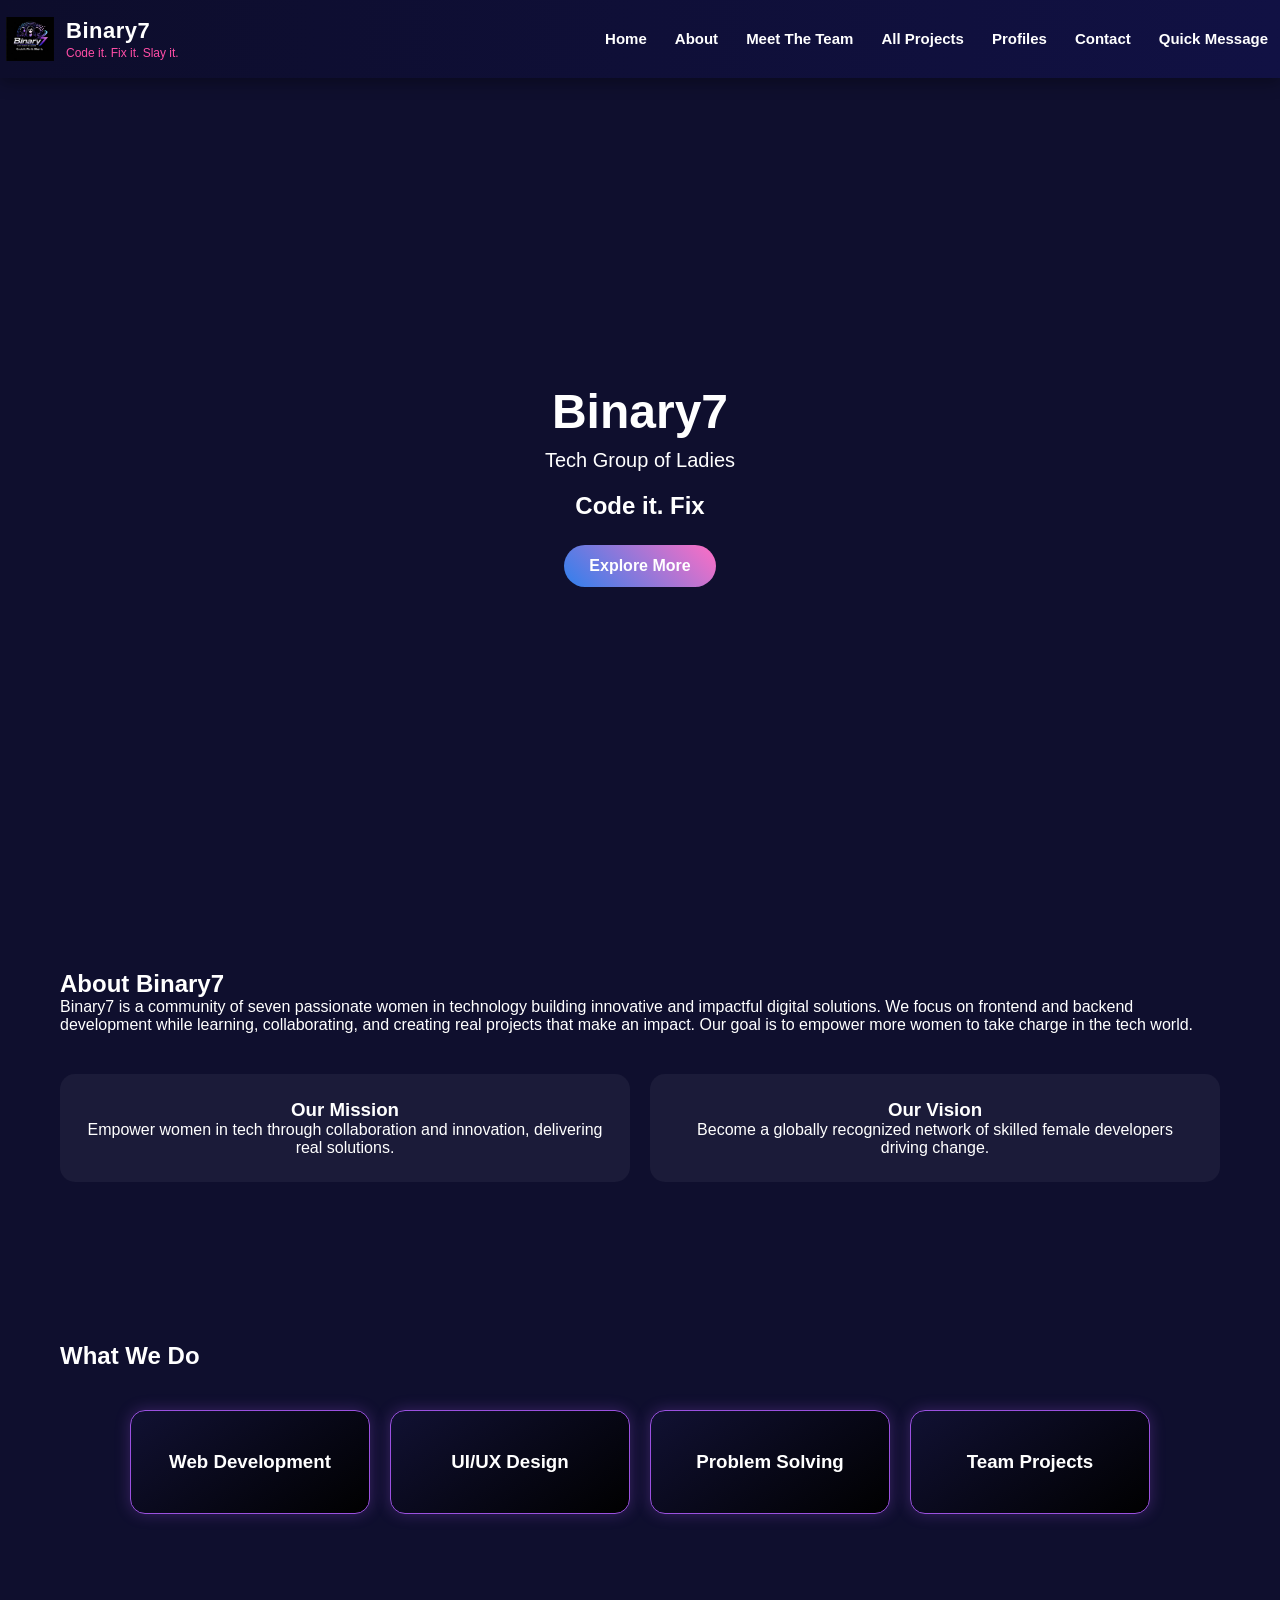
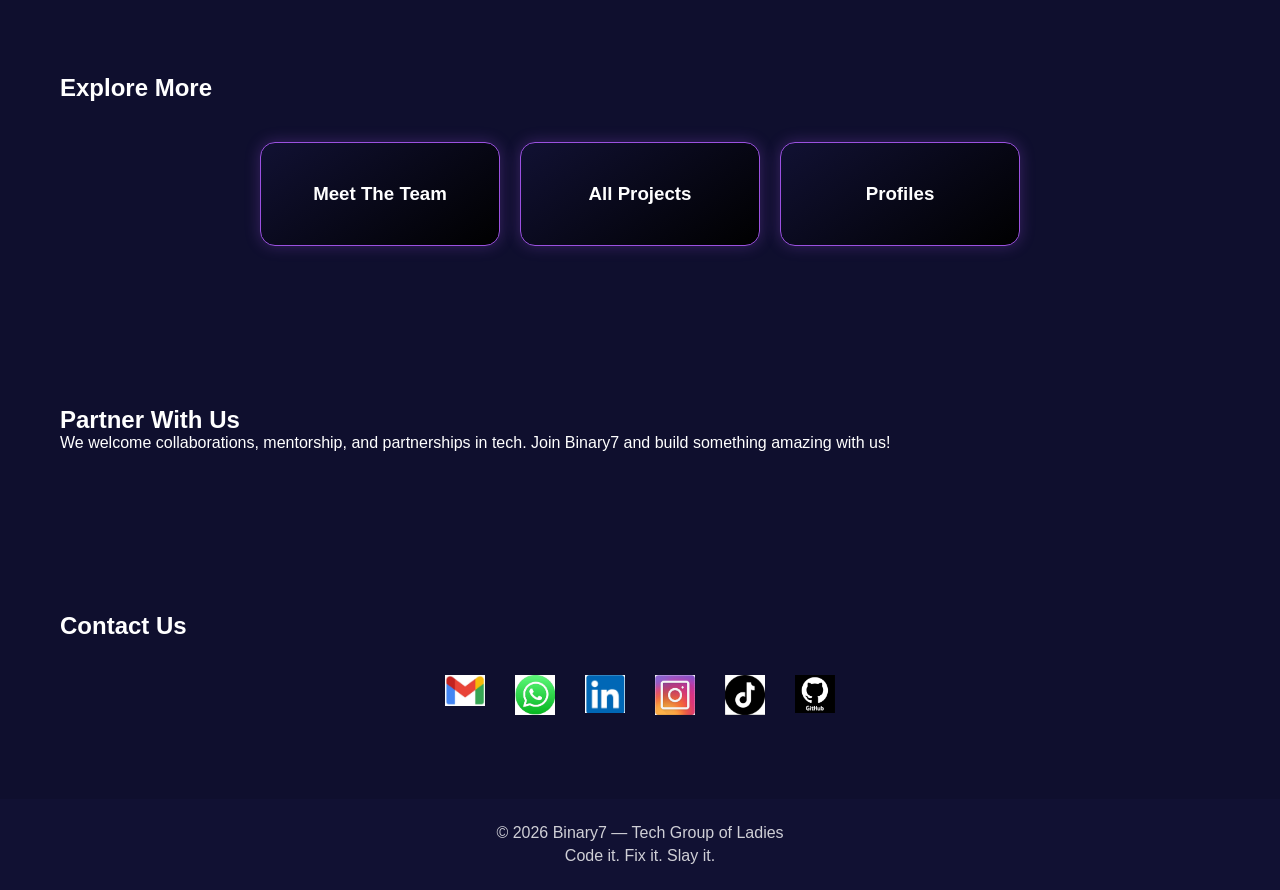
<file: index.html>
<!DOCTYPE html>
<html lang="en">
<head>
<meta charset="UTF-8">
<meta name="viewport" content="width=device-width, initial-scale=1.0">
<title>Binary7 | Code it. Fix it. Slay it.</title>
<link rel="stylesheet" href="index.css">
</head>
<body>

<!-- NAVBAR -->
<header>
<nav class="navbar">
  <div class="logo">
    <img src="binary7logo.png" alt="Binary7 Logo">
    <div class="logo-text">
      <h2>Binary7</h2>
      <p class="motto-small">Code it. Fix it. Slay it.</p>
    </div>
  </div>

  <ul class="nav-links">
    <li><a href="#home">Home</a></li>
    <li><a href="#about">About</a></li>
    <li><a href="team.html">Meet The Team</a></li>
    <li><a href="projects.html">All Projects</a></li>
    <li><a href="profiles.html">Profiles</a></li>
    <li><a href="#contact">Contact</a></li>
    <li><a href="contact.html">Quick Message</a></li>
  </ul>

  <div class="hamburger" id="hamburger">
    <span></span>
    <span></span>
    <span></span>
  </div>
</nav>
</header>

<!-- HERO -->
<section class="hero" id="home">
  <h1>Binary7</h1>
  <p class="tagline">Tech Group of Ladies</p>
  <h3><span id="motto"></span></h3>
  <a href="#about" class="btn">Explore More</a>
</section>

<!-- ABOUT -->
<section class="section" id="about">
  <h2>About Binary7</h2>
  <p>
    Binary7 is a community of seven passionate women in technology building innovative and impactful digital solutions.
    We focus on frontend and backend development while learning, collaborating, and creating real projects that make an impact.
    Our goal is to empower more women to take charge in the tech world.
  </p>

  <div class="mission-vision">
    <div class="box">
      <h3>Our Mission</h3>
      <p>Empower women in tech through collaboration and innovation, delivering real solutions.</p>
    </div>
    <div class="box">
      <h3>Our Vision</h3>
      <p>Become a globally recognized network of skilled female developers driving change.</p>
    </div>
  </div>
</section>

<!-- WHAT WE DO -->
<section class="section dark" id="what-we-do">
  <h2>What We Do</h2>
  <div class="cards">
    <div class="card"><h3>Web Development</h3></div>
    <div class="card"><h3>UI/UX Design</h3></div>
    <div class="card"><h3>Problem Solving</h3></div>
    <div class="card"><h3>Team Projects</h3></div>
  </div>
</section>

<!-- EXPLORE MORE -->
<section class="section" id="explore-more">
  <h2>Explore More</h2>
  <div class="cards">
    <a href="team.html" class="card"><h3>Meet The Team</h3></a>
    <a href="projects.html" class="card"><h3>All Projects</h3></a>
    <a href="profiles.html" class="card"><h3>Profiles</h3></a>
  </div>
</section>

<!-- PARTNER -->
<section class="section dark" id="partner">
  <h2>Partner With Us</h2>
  <p>
    We welcome collaborations, mentorship, and partnerships in tech. Join Binary7 and build something amazing with us!
  </p>
</section>

<!-- CONTACT -->
<section class="section" id="contact">
  <h2>Contact Us</h2>
  <div class="social-icons">
    <a href="mailto:binary7coders@gmail.com"><img src="gmailicon.png" alt="Gmail"></a>
    <a href="https://wa.me/qr/BYS5XMZLQRIJO1" target="_blank"><img src="whatsappicon.jpg" alt="WhatsApp"></a>
    <a href="https://www.linkedin.com/posts/binary8_binary8-womenintech-innovation-activity-7432585303149797377-0gck?utm_source=share&utm_medium=member_desktop&rcm=ACoAAEfvTVgB5u0Sb1qGHydabxKN_8obO-pGDJw"
     target="_blank"><img src="linkedinicon.jpg" alt="LinkedIn"></a>
    <a href="https://www.instagram.com/binar7308?utm_source=qr&igsh=MTdlMWcyMmxyNTM1dg==" target="_blank"><img src="instagramicon.jpg" alt="Instagram"></a>
    <a href="https://www.tiktok.com/@binary7536?_r=1&_t=ZS-94KYtemIwb7" target="_blank"><img src="tiktokicon.png" alt="TikTok"></a>
    <a href="https://github.com/binary7" target="_blank"><img src="githubicon.jpg" alt="GitHub"></a>
  </div>
</section>

<!-- FOOTER -->
<footer>
  <p>© 2026 Binary7 — Tech Group of Ladies</p>
  <p>Code it. Fix it. Slay it.</p>
</footer>

<script src="index.js"></script>
</body>
</html>
</file>
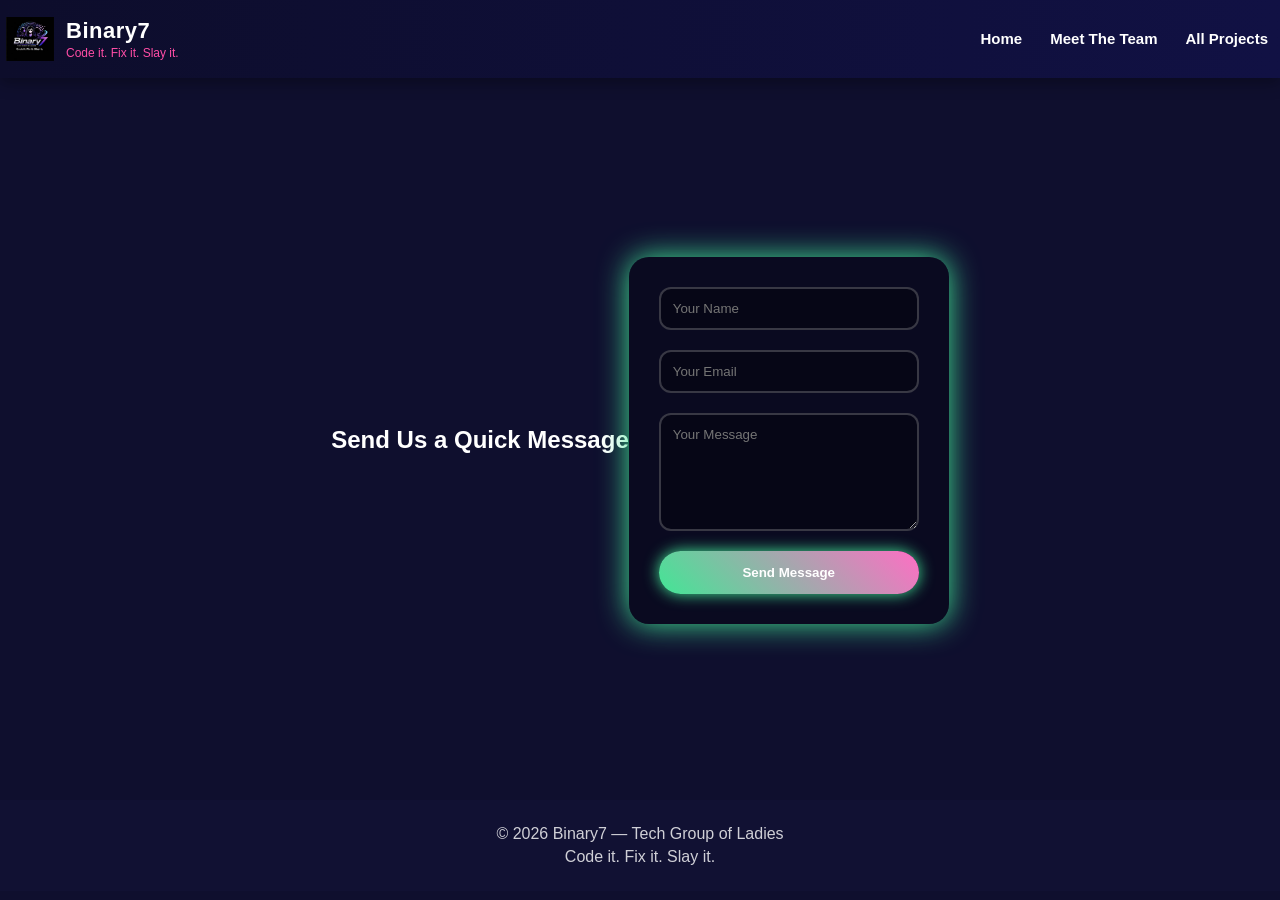
<file: contact.html>
<!DOCTYPE html>
<html lang="en">
<head>
<meta charset="UTF-8">
<meta name="viewport" content="width=device-width, initial-scale=1.0">
<title>Binary7 | Quick Message</title>
<link rel="stylesheet" href="index.css">
</head>
<body>

<header>
<nav class="navbar">
  <div class="logo">
    <img src="binary7logo.png" alt="Binary7 Logo">
    <div class="logo-text">
      <h2>Binary7</h2>
      <p class="motto-small">Code it. Fix it. Slay it.</p>
    </div>
  </div>
  <ul class="nav-links">
    <li><a href="index.html">Home</a></li>
    <li><a href="team.html">Meet The Team</a></li>
    <li><a href="projects.html">All Projects</a></li>
  </ul>
  <div class="hamburger" id="hamburger">
    <span></span>
    <span></span>
    <span></span>
  </div>
</nav>
</header>

<section class="form-section">
  <h2>Send Us a Quick Message</h2>
  <form class="contact-form" action="binary7coders@gmail.com" method="post" enctype="text/plain">
    <input type="text" name="name" placeholder="Your Name" required>
    <input type="email" name="email" placeholder="Your Email" required>
    <textarea name="message" rows="6" placeholder="Your Message" required></textarea>
    <button type="submit">Send Message</button>
  </form>
</section>

<footer>
  <p>© 2026 Binary7 — Tech Group of Ladies</p>
  <p>Code it. Fix it. Slay it.</p>
</footer>

<script src="index.js"></script>
</body>
</html>
</file>
<file: index.css>
/* ========================
   VARIABLES
======================== */
:root {
  --neon-purple: #9b51e0;
  --neon-pink: #ff6ec4;
  --neon-blue: #2f80ed;
  --neon-green: #42e695;
  --black-bg: #111133;
  --dark-bg: #0f0f2e;
  --white-text: #ffffff;
}

/* ========================
   GLOBAL STYLES
======================== */
* {
  margin: 0;
  padding: 0;
  box-sizing: border-box;
  font-family: 'Arial', sans-serif;
}

body {
  background: #0f0f2e;
  color: white;
  scroll-behavior: smooth;
}

/* ========================
   NAVBAR (Binary7 Upgraded)
======================== */

body {
  margin: 0;
  padding-top: 80px; /* prevents content hiding under navbar */
}

/* NAVBAR CONTAINER */
.navbar {
  position: fixed;
  top: 0;
  left: 0;
  width: 100%;
  z-index: 1000;

  display: flex;
  justify-content: space-between;
  align-items: center;

  padding: 15px 12px 15px 6px; /* logo shifted left */

  background: linear-gradient(90deg, #0d0d2b, #111144);
  box-shadow: 0 4px 15px rgba(0, 0, 0, 0.35);
}
/* LOGO SECTION */
.logo {
  display: flex;
  align-items: center;
  gap: 12px;
}

.logo img {
  width: 48px;
  height: 48px;
  object-fit: contain;
}

.logo-text h2 {
  font-size: 22px;
  margin: 0;
  font-weight: 700;
  color: white;
  letter-spacing: 0.5px;
}

.logo-text .motto-small {
  font-size: 12px;
  margin-top: 2px;
  color: #ff4da6; /* neon pink */
  font-weight: 500;
}

/* NAV LINKS */
.nav-links {
  display: flex;
  gap: 28px;
  list-style: none;
  margin: 0;
  padding: 0;
}

.nav-links li a {
  color: white;
  text-decoration: none;
  font-weight: 600;
  font-size: 15px;
  transition: all 0.3s ease;
  position: relative;
}

/* Hover underline animation */
.nav-links li a::after {
  content: "";
  position: absolute;
  left: 0;
  bottom: -5px;
  width: 0%;
  height: 2px;
  background: linear-gradient(90deg, #ff4da6, #b366ff);
  transition: 0.3s ease;
}

.nav-links li a:hover::after {
  width: 100%;
}

.nav-links li a:hover {
  color: #b366ff; /* purple */
}

/* HAMBURGER */
.hamburger {
  display: none;
  flex-direction: column;
  justify-content: center;
  gap: 5px;
  cursor: pointer;
}

.hamburger span {
  width: 26px;
  height: 3px;
  background: white;
  border-radius: 4px;
  transition: all 0.4s ease;
}

/* Smooth Hamburger Animation */
.hamburger.active span:nth-child(1) {
  transform: rotate(45deg) translateY(8px);
  background: #ff4da6;
}

.hamburger.active span:nth-child(2) {
  opacity: 0;
}

.hamburger.active span:nth-child(3) {
  transform: rotate(-45deg) translateY(-8px);
  background: #b366ff;
}

/* MOBILE MENU */
@media (max-width: 768px) {

  .nav-links {
    position: absolute;
    top: 70px;
    right: -100%;
    flex-direction: column;
    gap: 20px;

    background: linear-gradient(180deg, #111144, #0d0d2b);
    width: 220px;
    padding: 25px;

    border-radius: 12px 0 0 12px;
    box-shadow: -5px 5px 20px rgba(0, 0, 0, 0.4);

    transition: right 0.4s ease;
  }

  .nav-links.active {
    right: 0;
  }

  .hamburger {
    display: flex;
  }
}



/* ========================
   HERO
======================== */
.hero {
  min-height: 90vh;
  display: flex;
  flex-direction: column;
  justify-content: center;
  align-items: center;
  text-align: center;
  padding: 0 20px;
  transition: background 1.5s ease;
}

.hero h1 {
  font-size: 48px;
  margin-bottom: 10px;
}

.hero .tagline {
  font-size: 20px;
  margin-bottom: 20px;
}

.hero h3 {
  font-size: 24px;
  margin-bottom: 25px;
}

.hero .btn {
  text-decoration: none;
  padding: 12px 25px;
  border-radius: 50px;
  background: linear-gradient(45deg, var(--neon-blue), var(--neon-pink));
  color: white;
  font-weight: 600;
  transition: 0.3s;
}

.hero .btn:hover {
  transform: scale(1.05);
}

/* ========================
   SECTIONS
======================== */
.section {
  padding: 80px 20px;
  max-width: 1200px;
  margin: 0 auto;
}

.section.dark {
  background: var(--dark-bg);
}

/* ========================
   MISSION & VISION
======================== */
.mission-vision {
  display: flex;
  gap: 20px;
  margin-top: 40px;
  flex-wrap: wrap;
}

.mission-vision .box {
  flex: 1;
  min-width: 250px;
  background: rgba(255,255,255,0.05);
  padding: 25px;
  border-radius: 15px;
  text-align: center;
}

/* ========================
   CARDS
======================== */
.cards {
  display: flex;
  flex-wrap: wrap;
  gap: 20px;
  justify-content: center;
  margin-top: 40px;
}

.card {
  background: linear-gradient(145deg, #111133, #000000);
  border: 1px solid var(--neon-purple);
  box-shadow: 0 0 15px rgba(155, 81, 224, 0.3);
  padding: 40px 20px;
  width: 240px;
  border-radius: 15px;
  color: white;
  font-weight: 600;
  cursor: pointer;
  text-decoration: none;
  display: flex;
  justify-content: center;
  align-items: center;
  transition: 0.3s;
}

.card:hover {
  box-shadow: 0 0 25px rgba(47, 128, 237, 0.6);
  transform: translateY(-8px);
}

/* ========================
   SOCIAL ICONS
======================== */
.social-icons {
  display: flex;
  justify-content: center;
  gap: 30px;
  flex-wrap: wrap;
  margin-top: 35px;
}

.social-icons img {
  width: 40px;
  cursor: pointer;
  transition: 0.3s;
}

.social-icons img:hover {
  transform: scale(1.3);
  filter: drop-shadow(0 0 8px var(--neon-pink));
}

/* ========================
   FOOTER
======================== */
footer {
  padding: 25px;
  text-align: center;
  background: var(--black-bg);
  display: flex;
  flex-direction: column;
  gap: 5px;
  align-items: center;
}

footer p {
  margin: 0;
  color: #ffffffcc;
}

/* ========================
   FORM STYLING
======================== */
.form-section {
  min-height: 80vh;
  display: flex;
  justify-content: center;
  align-items: center;
}

.contact-form {
  display: flex;
  flex-direction: column;
  gap: 20px;
  width: 320px;
  background: rgba(0,0,0,0.3);
  padding: 30px;
  border-radius: 20px;
  box-shadow: 0 0 30px var(--neon-green);
}

.contact-form input,
.contact-form textarea {
  padding: 12px;
  border-radius: 12px;
  border: 2px solid #ffffff33;
  background: rgba(0,0,0,0.3);
  color: white;
  transition: 0.3s;
  outline: none;
}

.contact-form input:focus,
.contact-form textarea:focus {
  border-color: var(--neon-pink);
  box-shadow: 0 0 10px var(--neon-pink);
  background: rgba(0,0,0,0.5);
}

.contact-form button {
  padding: 14px;
  border: none;
  border-radius: 50px;
  font-weight: 600;
  color: white;
  background: linear-gradient(45deg, var(--neon-green), var(--neon-pink));
  cursor: pointer;
  transition: 0.4s;
  box-shadow: 0 0 15px var(--neon-green);
}

.contact-form button:hover {
  transform: scale(1.05);
  box-shadow: 0 0 25px var(--neon-pink);
}

/* ========================
   RESPONSIVE
======================== */
@media(max-width: 768px) {
  .nav-links {
    display: none;
    flex-direction: column;
    position: absolute;
    top: 80px;
    right: 0;
    background: var(--black-bg);
    width: 220px;
    padding: 20px;
  }
  .nav-links.active {
    display: flex;
  }
  .hamburger {
    display: flex;
  }
}
</file>
